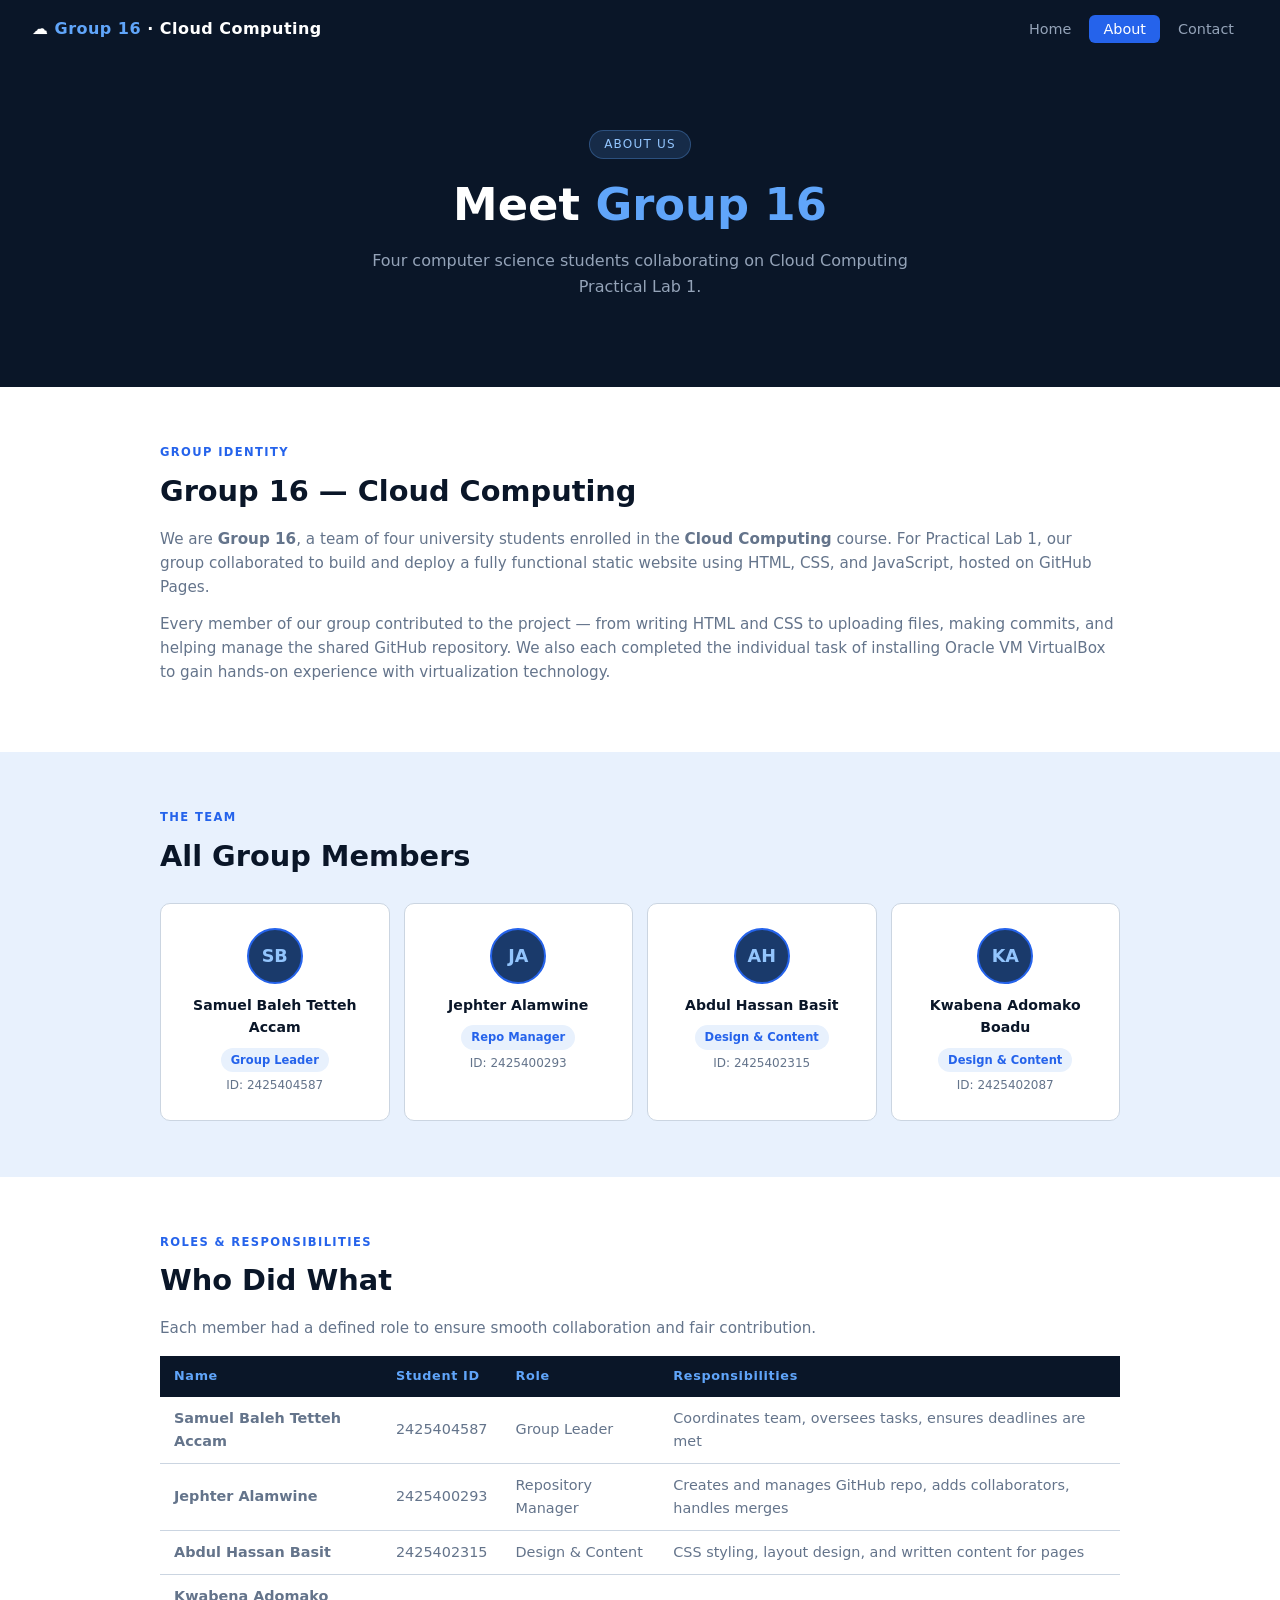
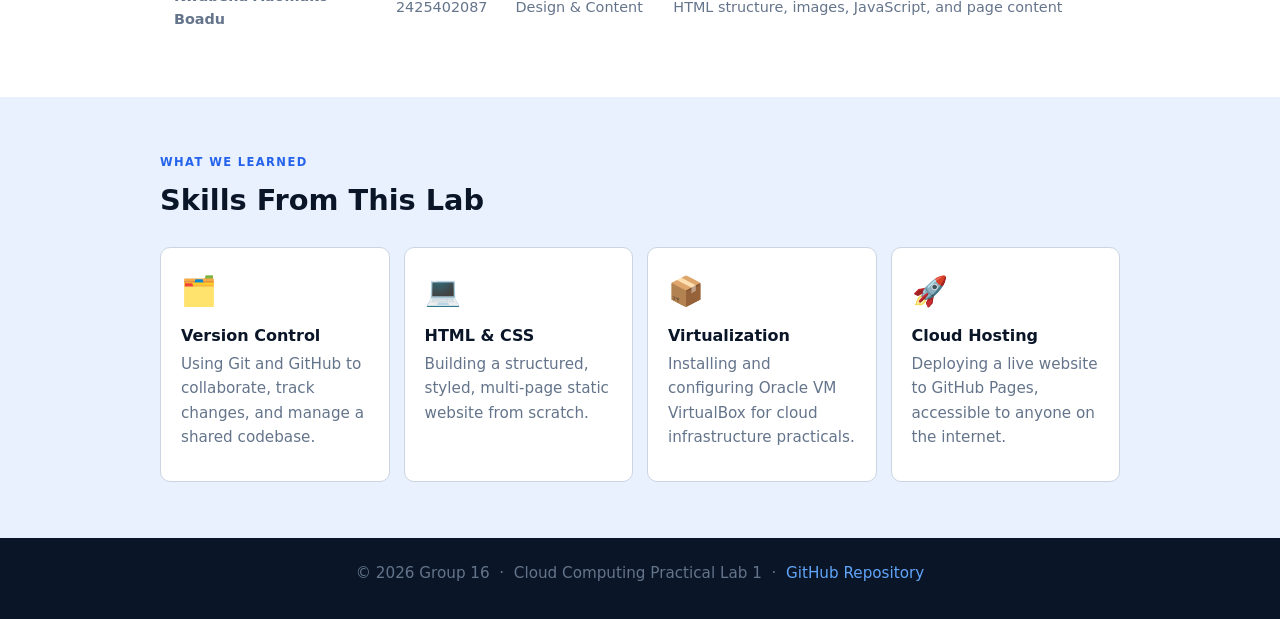
<file: about.html>
<!DOCTYPE html>
<html lang="en">
<head>
  <meta charset="UTF-8" />
  <meta name="viewport" content="width=device-width, initial-scale=1.0" />
  <title>Group 16 – About Us</title>
  <link rel="stylesheet" href="style.css" />
</head>
<body>

  <!-- NAVIGATION -->
  <nav>
    <a class="nav-logo" href="index.html">☁️ <span>Group 16</span> · Cloud Computing</a>
    <ul>
      <li><a href="index.html">Home</a></li>
      <li><a href="about.html" class="active">About</a></li>
      <li><a href="contact.html">Contact</a></li>
    </ul>
  </nav>

  <!-- HERO -->
  <div class="hero">
    <div class="badge">About Us</div>
    <h1>Meet <em>Group 16</em></h1>
    <p>Four computer science students collaborating on Cloud Computing Practical Lab 1.</p>
  </div>

  <!-- GROUP INFO -->
  <section>
    <div class="container">
      <div class="lbl">Group Identity</div>
      <h2>Group 16 — Cloud Computing</h2>
      <p>
        We are <strong>Group 16</strong>, a team of four university students enrolled in the
        <strong>Cloud Computing</strong> course. For Practical Lab 1, our group collaborated
        to build and deploy a fully functional static website using HTML, CSS, and JavaScript,
        hosted on GitHub Pages.
      </p>
      <p>
        Every member of our group contributed to the project — from writing HTML and CSS to
        uploading files, making commits, and helping manage the shared GitHub repository.
        We also each completed the individual task of installing Oracle VM VirtualBox to
        gain hands-on experience with virtualization technology.
      </p>
    </div>
  </section>

  <!-- TEAM MEMBERS -->
  <section class="alt">
    <div class="container">
      <div class="lbl">The Team</div>
      <h2>All Group Members</h2>

      <div class="team-grid">

        <div class="member">
          <div class="avatar">SB</div>
          <h3>Samuel Baleh Tetteh Accam</h3>
          <span class="role-badge">Group Leader</span>
          <div class="student-id">ID: 2425404587</div>
        </div>

        <div class="member">
          <div class="avatar">JA</div>
          <h3>Jephter Alamwine</h3>
          <span class="role-badge">Repo Manager</span>
          <div class="student-id">ID: 2425400293</div>
        </div>

        <div class="member">
          <div class="avatar">AH</div>
          <h3>Abdul Hassan Basit</h3>
          <span class="role-badge">Design &amp; Content</span>
          <div class="student-id">ID: 2425402315</div>
        </div>

        <div class="member">
          <div class="avatar">KA</div>
          <h3>Kwabena Adomako Boadu</h3>
          <span class="role-badge">Design &amp; Content</span>
          <div class="student-id">ID: 2425402087</div>
        </div>

      </div>
    </div>
  </section>

  <!-- ROLES TABLE -->
  <section>
    <div class="container">
      <div class="lbl">Roles &amp; Responsibilities</div>
      <h2>Who Did What</h2>
      <p>Each member had a defined role to ensure smooth collaboration and fair contribution.</p>

      <table class="roles-table">
        <thead>
          <tr>
            <th>Name</th>
            <th>Student ID</th>
            <th>Role</th>
            <th>Responsibilities</th>
          </tr>
        </thead>
        <tbody>
          <tr>
            <td><strong>Samuel Baleh Tetteh Accam</strong></td>
            <td>2425404587</td>
            <td>Group Leader</td>
            <td>Coordinates team, oversees tasks, ensures deadlines are met</td>
          </tr>
          <tr>
            <td><strong>Jephter Alamwine</strong></td>
            <td>2425400293</td>
            <td>Repository Manager</td>
            <td>Creates and manages GitHub repo, adds collaborators, handles merges</td>
          </tr>
          <tr>
            <td><strong>Abdul Hassan Basit</strong></td>
            <td>2425402315</td>
            <td>Design &amp; Content</td>
            <td>CSS styling, layout design, and written content for pages</td>
          </tr>
          <tr>
            <td><strong>Kwabena Adomako Boadu</strong></td>
            <td>2425402087</td>
            <td>Design &amp; Content</td>
            <td>HTML structure, images, JavaScript, and page content</td>
          </tr>
        </tbody>
      </table>
    </div>
  </section>

  <!-- SKILLS LEARNED -->
  <section class="alt">
    <div class="container">
      <div class="lbl">What We Learned</div>
      <h2>Skills From This Lab</h2>
      <div class="cards">
        <div class="card">
          <div class="card-icon">🗂️</div>
          <h3>Version Control</h3>
          <p>Using Git and GitHub to collaborate, track changes, and manage a shared codebase.</p>
        </div>
        <div class="card">
          <div class="card-icon">💻</div>
          <h3>HTML &amp; CSS</h3>
          <p>Building a structured, styled, multi-page static website from scratch.</p>
        </div>
        <div class="card">
          <div class="card-icon">📦</div>
          <h3>Virtualization</h3>
          <p>Installing and configuring Oracle VM VirtualBox for cloud infrastructure practicals.</p>
        </div>
        <div class="card">
          <div class="card-icon">🚀</div>
          <h3>Cloud Hosting</h3>
          <p>Deploying a live website to GitHub Pages, accessible to anyone on the internet.</p>
        </div>
      </div>
    </div>
  </section>

  <!-- FOOTER -->
  <footer>
    <p>© 2026 Group 16 &nbsp;·&nbsp; Cloud Computing Practical Lab 1 &nbsp;·&nbsp;
      <a href="https://github.com" target="_blank">GitHub Repository</a>
    </p>
  </footer>

</body>
</html>
</file>
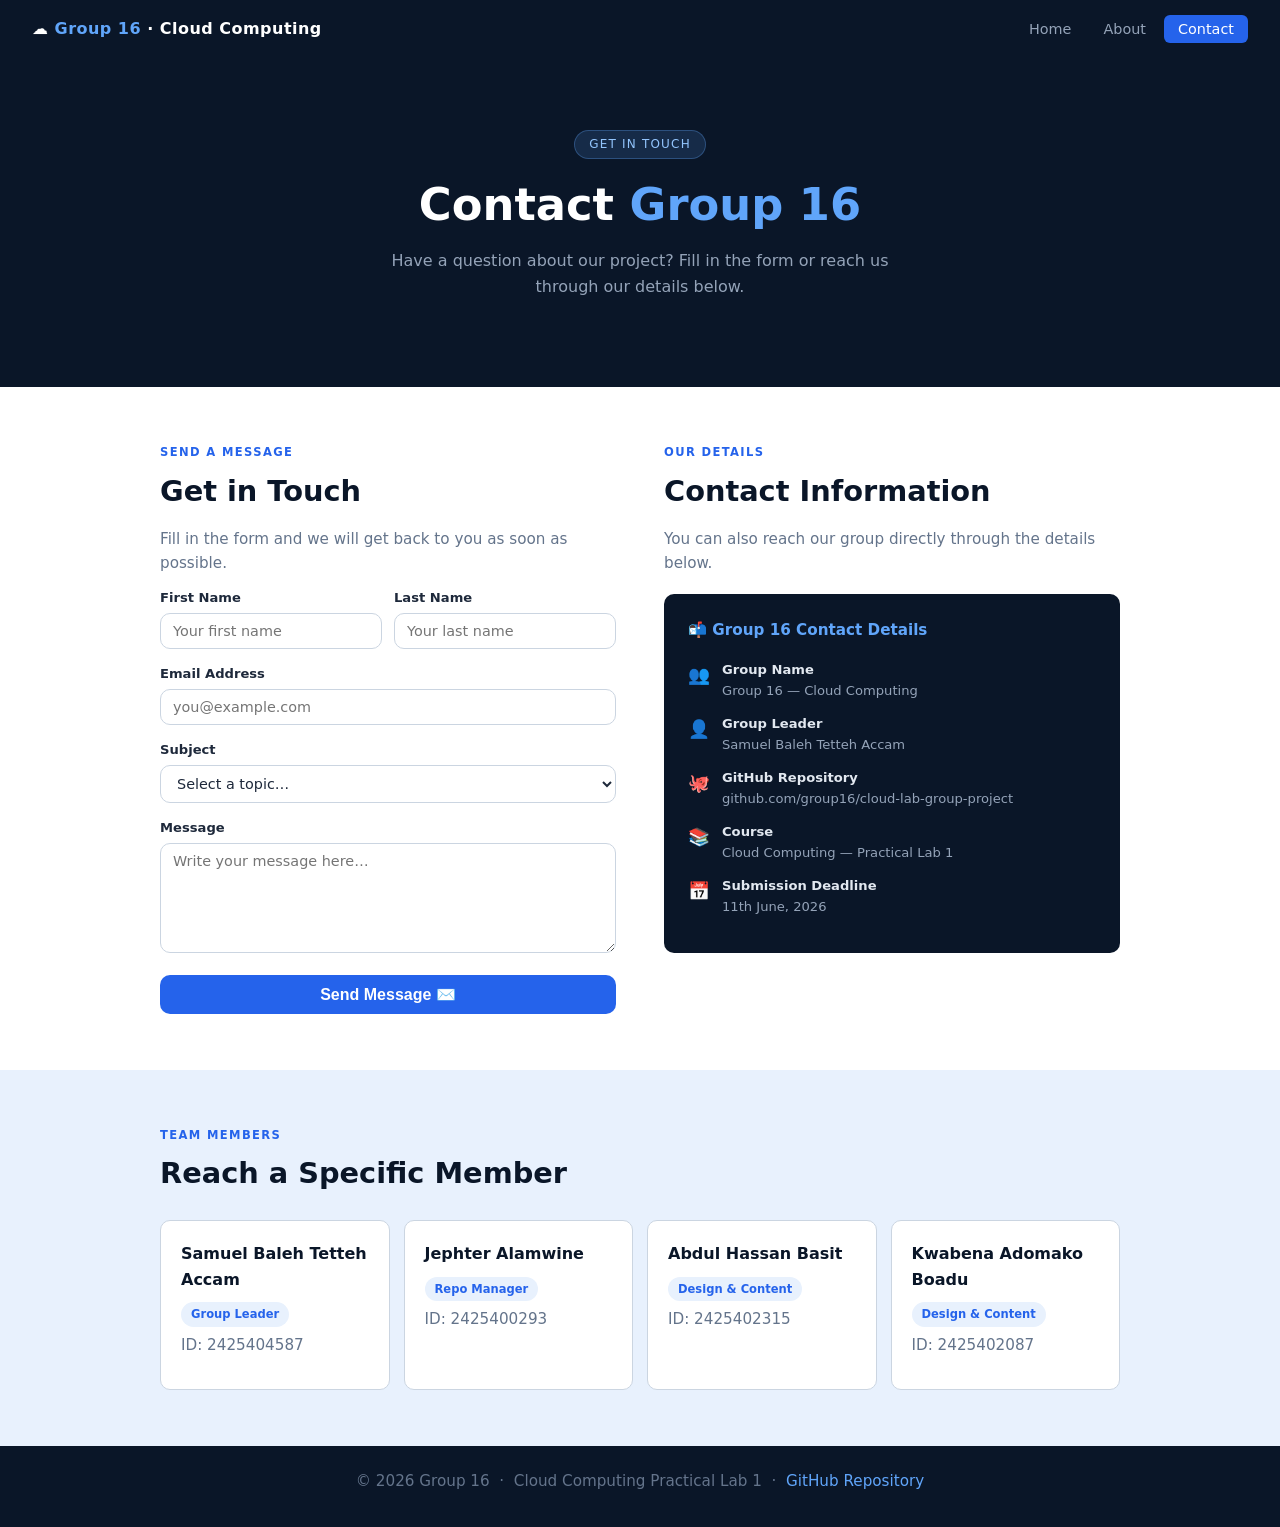
<file: contact.html>
<!DOCTYPE html>
<html lang="en">
<head>
  <meta charset="UTF-8" />
  <meta name="viewport" content="width=device-width, initial-scale=1.0" />
  <title>Group 16 – Contact</title>
  <link rel="stylesheet" href="style.css" />
</head>
<body>

  <!-- NAVIGATION -->
  <nav>
    <a class="nav-logo" href="index.html">☁️ <span>Group 16</span> · Cloud Computing</a>
    <ul>
      <li><a href="index.html">Home</a></li>
      <li><a href="about.html">About</a></li>
      <li><a href="contact.html" class="active">Contact</a></li>
    </ul>
  </nav>

  <!-- HERO -->
  <div class="hero">
    <div class="badge">Get In Touch</div>
    <h1>Contact <em>Group 16</em></h1>
    <p>Have a question about our project? Fill in the form or reach us through our details below.</p>
  </div>

  <!-- CONTACT SECTION -->
  <section>
    <div class="container">
      <div class="contact-wrap">

        <!-- FORM -->
        <div>
          <div class="lbl">Send a Message</div>
          <h2>Get in Touch</h2>
          <p>Fill in the form and we will get back to you as soon as possible.</p>

          <div class="form-row">
            <div class="form-group">
              <label for="fname">First Name</label>
              <input type="text" id="fname" placeholder="Your first name" />
            </div>
            <div class="form-group">
              <label for="lname">Last Name</label>
              <input type="text" id="lname" placeholder="Your last name" />
            </div>
          </div>

          <div class="form-group">
            <label for="email">Email Address</label>
            <input type="email" id="email" placeholder="you@example.com" />
          </div>

          <div class="form-group">
            <label for="subject">Subject</label>
            <select id="subject">
              <option value="">Select a topic…</option>
              <option>Question about the project</option>
              <option>GitHub repository</option>
              <option>Lab / coursework query</option>
              <option>Collaboration</option>
              <option>Other</option>
            </select>
          </div>

          <div class="form-group">
            <label for="message">Message</label>
            <textarea id="message" placeholder="Write your message here…"></textarea>
          </div>

          <button
            class="btn btn-primary"
            style="width:100%; cursor:pointer; font-size:1rem;"
            onclick="sendMessage()"
          >
            Send Message ✉️
          </button>

          <p class="success-msg" id="successMsg">
            ✅ Message sent successfully! We will get back to you soon.
          </p>
        </div>

        <!-- CONTACT INFO -->
        <div>
          <div class="lbl">Our Details</div>
          <h2>Contact Information</h2>
          <p>You can also reach our group directly through the details below.</p>

          <div class="info-box">
            <h3>📬 Group 16 Contact Details</h3>

            <div class="info-item">
              <span class="ico">👥</span>
              <div>
                <strong>Group Name</strong>
                <p>Group 16 — Cloud Computing</p>
              </div>
            </div>

            <div class="info-item">
              <span class="ico">👤</span>
              <div>
                <strong>Group Leader</strong>
                <p>Samuel Baleh Tetteh Accam</p>
              </div>
            </div>

            <div class="info-item">
              <span class="ico">🐙</span>
              <div>
                <strong>GitHub Repository</strong>
                <p>github.com/group16/cloud-lab-group-project</p>
              </div>
            </div>

            <div class="info-item">
              <span class="ico">📚</span>
              <div>
                <strong>Course</strong>
                <p>Cloud Computing — Practical Lab 1</p>
              </div>
            </div>

            <div class="info-item">
              <span class="ico">📅</span>
              <div>
                <strong>Submission Deadline</strong>
                <p>11th June, 2026</p>
              </div>
            </div>
          </div>
        </div>

      </div>
    </div>
  </section>

  <!-- MEMBER CONTACTS -->
  <section class="alt">
    <div class="container">
      <div class="lbl">Team Members</div>
      <h2>Reach a Specific Member</h2>
      <div class="cards">
        <div class="card">
          <h3>Samuel Baleh Tetteh Accam</h3>
          <span class="role-badge" style="display:inline-block;margin:6px 0;">Group Leader</span>
          <p>ID: 2425404587</p>
        </div>
        <div class="card">
          <h3>Jephter Alamwine</h3>
          <span class="role-badge" style="display:inline-block;margin:6px 0;">Repo Manager</span>
          <p>ID: 2425400293</p>
        </div>
        <div class="card">
          <h3>Abdul Hassan Basit</h3>
          <span class="role-badge" style="display:inline-block;margin:6px 0;">Design &amp; Content</span>
          <p>ID: 2425402315</p>
        </div>
        <div class="card">
          <h3>Kwabena Adomako Boadu</h3>
          <span class="role-badge" style="display:inline-block;margin:6px 0;">Design &amp; Content</span>
          <p>ID: 2425402087</p>
        </div>
      </div>
    </div>
  </section>

  <!-- FOOTER -->
  <footer>
    <p>© 2026 Group 16 &nbsp;·&nbsp; Cloud Computing Practical Lab 1 &nbsp;·&nbsp;
      <a href="https://github.com" target="_blank">GitHub Repository</a>
    </p>
  </footer>

  <script>
    function sendMessage() {
      var fname   = document.getElementById('fname').value.trim();
      var email   = document.getElementById('email').value.trim();
      var message = document.getElementById('message').value.trim();

      if (!fname || !email || !message) {
        alert('Please fill in your name, email address, and message before sending.');
        return;
      }

      // Clear the form
      document.getElementById('fname').value   = '';
      document.getElementById('lname').value   = '';
      document.getElementById('email').value   = '';
      document.getElementById('message').value = '';
      document.getElementById('subject').selectedIndex = 0;

      // Show success message
      var msg = document.getElementById('successMsg');
      msg.style.display = 'block';
      setTimeout(function() { msg.style.display = 'none'; }, 5000);
    }
  </script>

</body>
</html>
</file>
<file: style.css>
/* ===== RESET ===== */
*, *::before, *::after { box-sizing: border-box; margin: 0; padding: 0; }

/* ===== VARIABLES ===== */
:root {
  --navy:   #0a1628;
  --blue:   #1a3a6b;
  --accent: #2563eb;
  --sky:    #e8f1fd;
  --white:  #ffffff;
  --text:   #1e293b;
  --muted:  #64748b;
  --border: #cbd5e1;
  --radius: 10px;
}

body {
  font-family: 'Segoe UI', system-ui, sans-serif;
  color: var(--text);
  background: var(--white);
  line-height: 1.6;
}

/* ===== NAV ===== */
nav {
  background: var(--navy);
  display: flex;
  align-items: center;
  justify-content: space-between;
  padding: 0 2rem;
  height: 58px;
  position: sticky;
  top: 0;
  z-index: 100;
}

.nav-logo {
  color: var(--white);
  font-weight: 700;
  font-size: 1rem;
  text-decoration: none;
  letter-spacing: 0.03em;
}

.nav-logo span { color: #60a5fa; }

nav ul { list-style: none; display: flex; gap: 4px; }

nav ul a {
  color: #94a3b8;
  text-decoration: none;
  padding: 6px 14px;
  border-radius: 6px;
  font-size: 0.9rem;
  font-weight: 500;
  transition: background 0.2s, color 0.2s;
}

nav ul a:hover, nav ul a.active {
  background: var(--accent);
  color: var(--white);
}

/* ===== HERO ===== */
.hero {
  background: var(--navy);
  color: var(--white);
  text-align: center;
  padding: 4.5rem 2rem 3.5rem;
}

.badge {
  display: inline-block;
  background: rgba(96,165,250,0.15);
  color: #93c5fd;
  border: 1px solid rgba(96,165,250,0.3);
  padding: 4px 14px;
  border-radius: 999px;
  font-size: 0.75rem;
  letter-spacing: 0.1em;
  text-transform: uppercase;
  margin-bottom: 1.2rem;
}

.hero h1 {
  font-size: clamp(1.8rem, 4vw, 2.8rem);
  font-weight: 800;
  line-height: 1.2;
  margin-bottom: 1rem;
}

.hero h1 em { font-style: normal; color: #60a5fa; }

.hero p {
  color: #94a3b8;
  font-size: 1rem;
  max-width: 540px;
  margin: 0 auto 2rem;
}

.hero-btns { display: flex; gap: 12px; justify-content: center; flex-wrap: wrap; }

/* ===== BUTTONS ===== */
.btn {
  display: inline-block;
  padding: 10px 22px;
  border-radius: var(--radius);
  font-size: 0.9rem;
  font-weight: 600;
  text-decoration: none;
  cursor: pointer;
  border: none;
  transition: opacity 0.2s, transform 0.15s;
}

.btn:hover { opacity: 0.88; transform: translateY(-2px); }
.btn-primary { background: var(--accent); color: var(--white); }
.btn-outline  { border: 2px solid #60a5fa; color: #60a5fa; background: transparent; }
.btn-outline:hover { background: #60a5fa; color: var(--navy); }

/* ===== SECTIONS ===== */
section { padding: 3.5rem 2rem; }
section.alt { background: var(--sky); }
.container { max-width: 960px; margin: 0 auto; }

.lbl {
  font-size: 0.72rem;
  font-weight: 700;
  letter-spacing: 0.12em;
  text-transform: uppercase;
  color: var(--accent);
  margin-bottom: 6px;
}

h2 {
  font-size: clamp(1.3rem, 2.5vw, 1.8rem);
  font-weight: 800;
  color: var(--navy);
  margin-bottom: 0.8rem;
}

h3 { font-size: 1rem; font-weight: 700; color: var(--navy); margin-bottom: 4px; }

p { color: var(--muted); font-size: 0.95rem; margin-bottom: 0.75rem; }

/* ===== CARDS ===== */
.cards {
  display: grid;
  grid-template-columns: repeat(auto-fit, minmax(200px, 1fr));
  gap: 14px;
  margin-top: 1.5rem;
}

.card {
  background: var(--white);
  border: 1px solid var(--border);
  border-radius: var(--radius);
  padding: 1.25rem;
  transition: box-shadow 0.2s, transform 0.2s;
}

.card:hover {
  box-shadow: 0 6px 20px rgba(37,99,235,0.12);
  transform: translateY(-3px);
}

.card-icon { font-size: 1.8rem; margin-bottom: 8px; }

/* ===== IMAGE ===== */
.img-wrap {
  margin: 1.5rem 0;
  border-radius: var(--radius);
  overflow: hidden;
  border: 1px solid var(--border);
}

.img-wrap img {
  width: 100%;
  display: block;
  max-height: 340px;
  object-fit: cover;
}

.img-placeholder {
  background: var(--navy);
  height: 260px;
  display: flex;
  flex-direction: column;
  align-items: center;
  justify-content: center;
  gap: 12px;
}

.img-placeholder .cloud-icon { font-size: 3.5rem; }
.img-placeholder p { color: #60a5fa; font-size: 1rem; font-weight: 600; margin: 0; }
.img-placeholder small { color: #94a3b8; font-size: 0.8rem; }

/* ===== TEAM ===== */
.team-grid {
  display: grid;
  grid-template-columns: repeat(auto-fit, minmax(180px, 1fr));
  gap: 14px;
  margin-top: 1.5rem;
}

.member {
  background: var(--white);
  border: 1px solid var(--border);
  border-radius: var(--radius);
  padding: 1.5rem 1rem;
  text-align: center;
}

.avatar {
  width: 56px;
  height: 56px;
  border-radius: 50%;
  background: var(--blue);
  border: 2px solid var(--accent);
  display: flex;
  align-items: center;
  justify-content: center;
  font-size: 1.1rem;
  font-weight: 700;
  color: #93c5fd;
  margin: 0 auto 10px;
}

.member h3 { font-size: 0.88rem; }

.role-badge {
  display: inline-block;
  background: var(--sky);
  color: var(--accent);
  font-size: 0.72rem;
  font-weight: 600;
  padding: 3px 10px;
  border-radius: 999px;
  margin: 5px 0 4px;
}

.student-id { font-size: 0.75rem; color: var(--muted); }

/* ===== CONTACT FORM ===== */
.contact-wrap {
  display: grid;
  grid-template-columns: 1fr 1fr;
  gap: 3rem;
  align-items: start;
}

.form-group { margin-bottom: 14px; }
.form-row { display: grid; grid-template-columns: 1fr 1fr; gap: 12px; }

label {
  display: block;
  font-size: 0.82rem;
  font-weight: 600;
  color: var(--text);
  margin-bottom: 5px;
}

input, textarea, select {
  width: 100%;
  padding: 9px 12px;
  border: 1.5px solid var(--border);
  border-radius: var(--radius);
  font-family: inherit;
  font-size: 0.9rem;
  color: var(--text);
  background: var(--white);
  transition: border-color 0.2s, box-shadow 0.2s;
}

input:focus, textarea:focus, select:focus {
  outline: none;
  border-color: var(--accent);
  box-shadow: 0 0 0 3px rgba(37,99,235,0.1);
}

textarea { resize: vertical; min-height: 110px; }

.success-msg {
  display: none;
  color: #16a34a;
  font-weight: 600;
  font-size: 0.9rem;
  margin-top: 10px;
}

/* ===== INFO BOX ===== */
.info-box {
  background: var(--navy);
  border-radius: var(--radius);
  padding: 1.5rem;
  margin-top: 1.2rem;
}

.info-box h3 { color: #60a5fa; font-size: 0.95rem; margin-bottom: 1rem; }

.info-item {
  display: flex;
  gap: 12px;
  align-items: flex-start;
  margin-bottom: 12px;
}

.info-item .ico { font-size: 1.1rem; margin-top: 2px; }
.info-item strong { color: #e2e8f0; font-size: 0.82rem; display: block; }
.info-item p { color: #94a3b8; font-size: 0.82rem; margin: 0; }

/* ===== ROLES TABLE ===== */
.roles-table { width: 100%; border-collapse: collapse; margin-top: 1rem; font-size: 0.9rem; }
.roles-table th { background: var(--navy); color: #60a5fa; padding: 10px 14px; text-align: left; font-size: 0.8rem; letter-spacing: 0.05em; }
.roles-table td { padding: 10px 14px; border-bottom: 1px solid var(--border); color: var(--muted); }
.roles-table tr:last-child td { border-bottom: none; }
.roles-table tr:hover td { background: var(--sky); }

/* ===== FOOTER ===== */
footer {
  background: var(--navy);
  color: #64748b;
  text-align: center;
  padding: 1.4rem 2rem;
  font-size: 0.82rem;
}

footer a { color: #60a5fa; text-decoration: none; }

/* ===== RESPONSIVE ===== */
@media (max-width: 640px) {
  .contact-wrap { grid-template-columns: 1fr; gap: 2rem; }
  .form-row { grid-template-columns: 1fr; }
  nav ul a { padding: 5px 8px; font-size: 0.82rem; }
}
</file>
